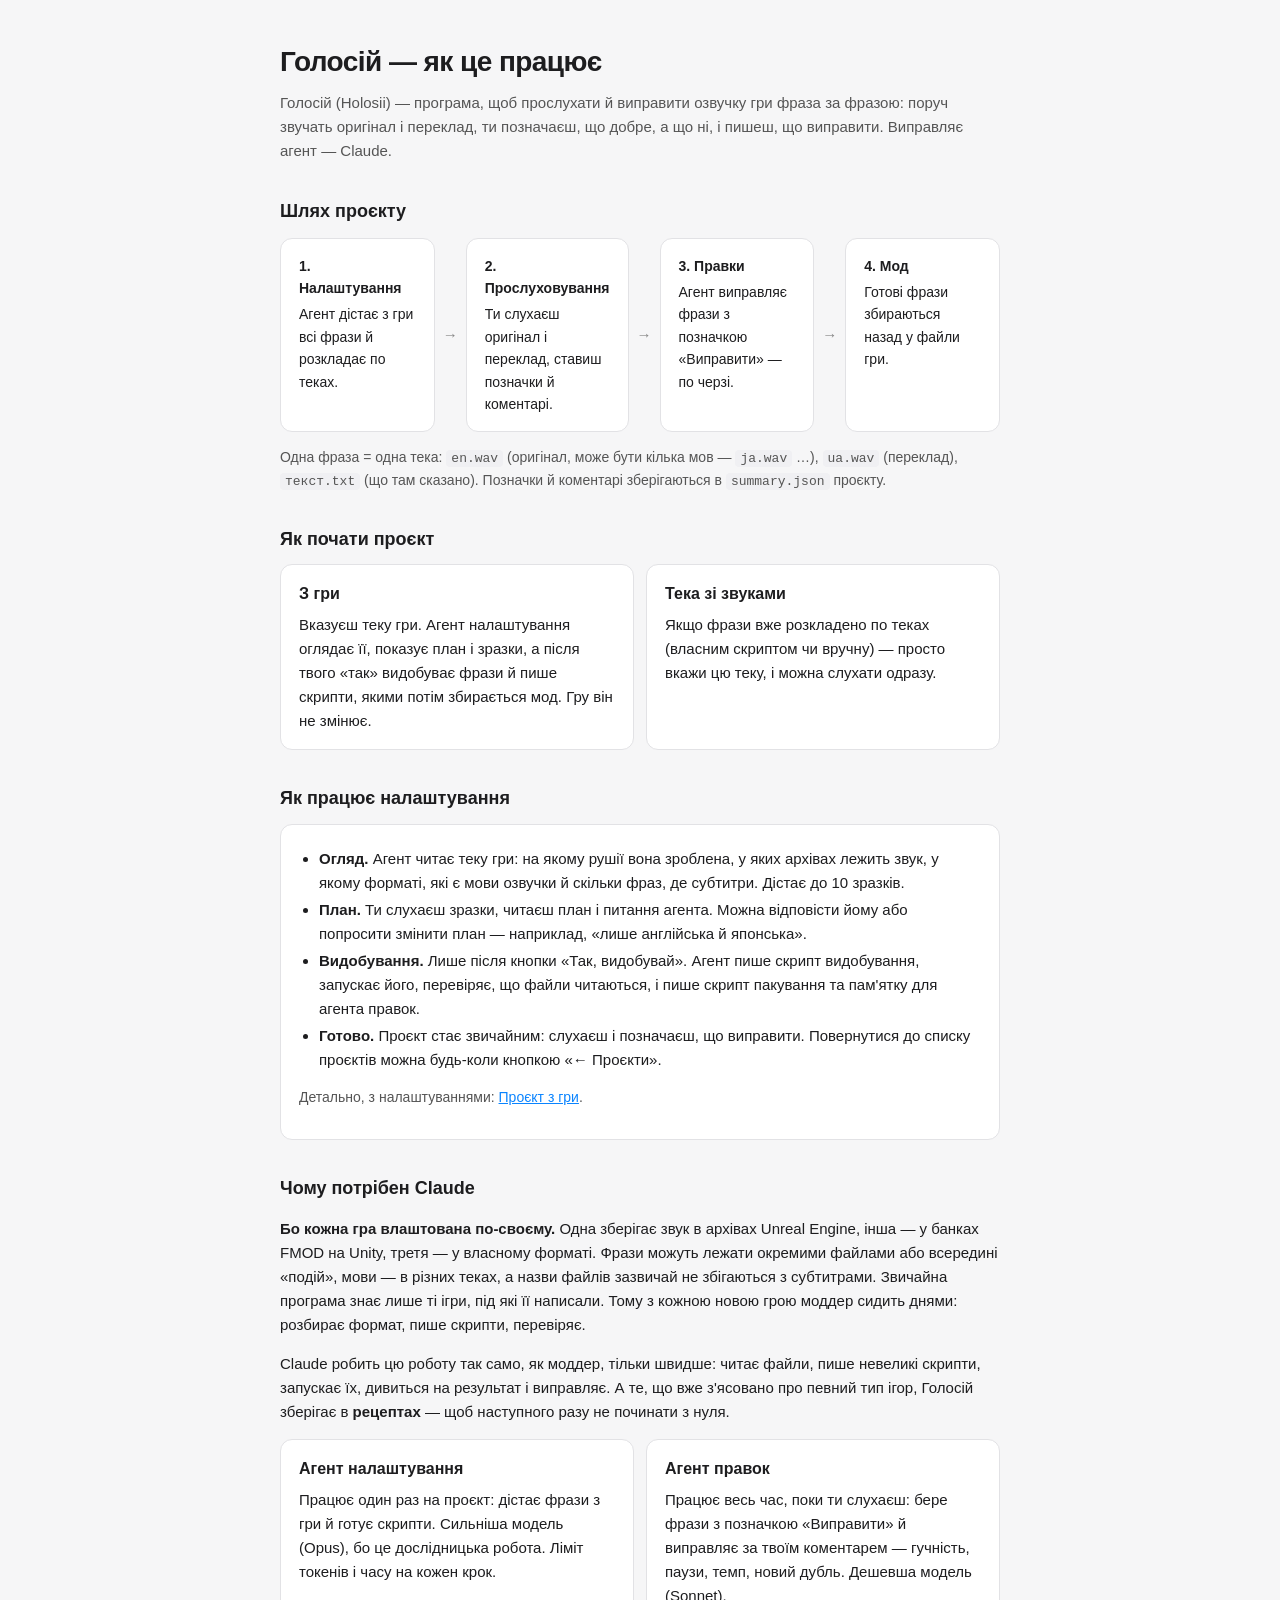
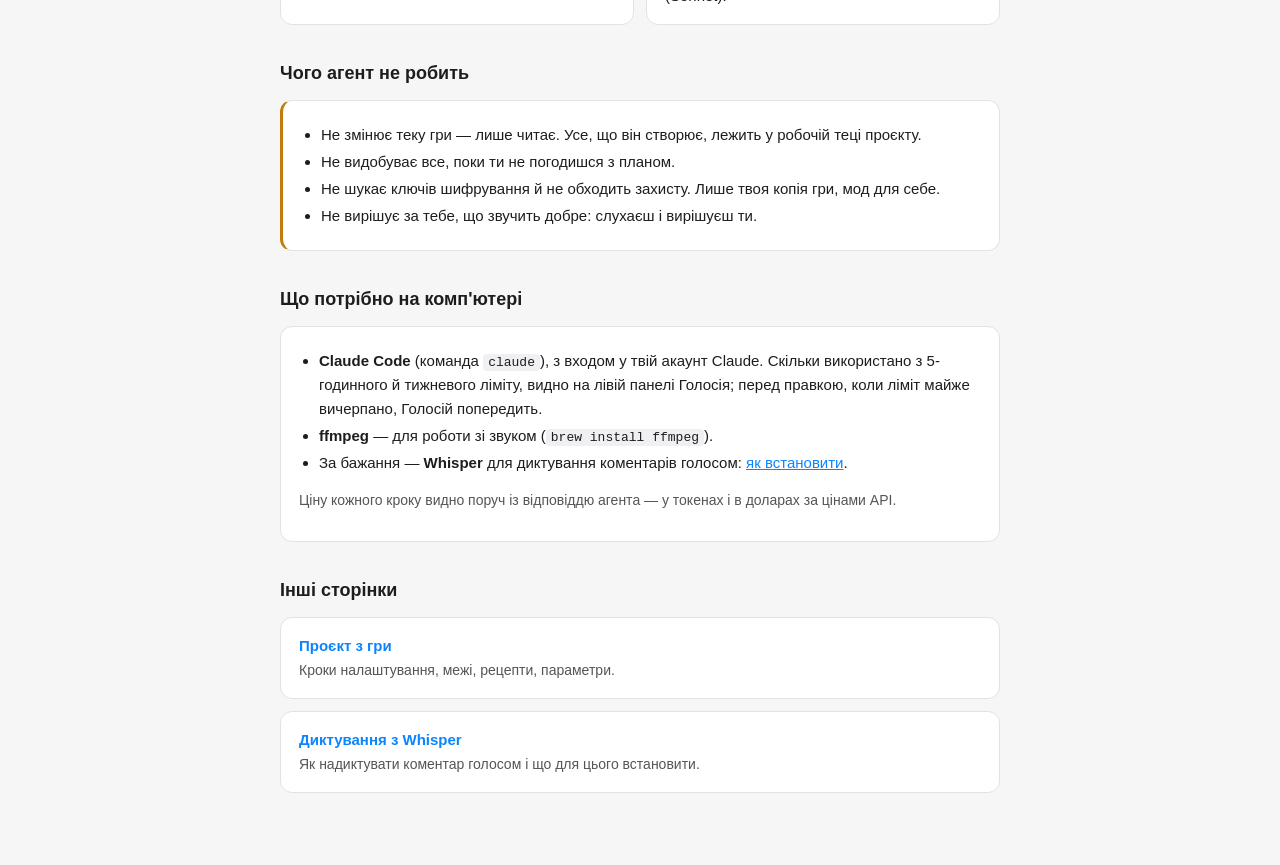
<file: static/docs/index.html>
<!doctype html>
<html lang="uk">
<head>
<meta charset="utf-8">
<meta name="viewport" content="width=device-width, initial-scale=1">
<title>Голосій — документація</title>
<style>
:root { --bg: #f6f6f7; --card: #fff; --text: #1d1d1f; --text2: #555; --text3: #888; --accent: #0a84ff; --sep: #e2e2e5;
  --code: #f0f0f3; --ok: #1f9d55; --warn: #c27c0e; }
@media (prefers-color-scheme: dark) { :root { --bg: #1c1c1e; --card: #2a2a2d; --text: #f2f2f7; --text2: #b0b0b5; --text3: #8a8a8f;
  --accent: #4aa3ff; --sep: #3a3a3d; --code: #1f1f22; --ok: #4cd07d; --warn: #f0b04a; } }
* { box-sizing: border-box; }
body { margin: 0; background: var(--bg); color: var(--text); font: 15px/1.6 -apple-system, BlinkMacSystemFont, "Segoe UI", sans-serif; }
main { max-width: 760px; margin: 0 auto; padding: 40px 20px 60px; }
h1 { font-size: 28px; letter-spacing: -.02em; margin: 0 0 6px; }
.lead { color: var(--text2); margin: 0 0 28px; }
h2 { font-size: 18px; margin: 34px 0 10px; }
.card { background: var(--card); border: 1px solid var(--sep); border-radius: 12px; padding: 16px 18px; margin: 12px 0; }
.step { display: flex; gap: 14px; }
.n { flex: none; width: 28px; height: 28px; border-radius: 50%; background: var(--accent); color: #fff; font-weight: 700;
  display: grid; place-items: center; font-size: 14px; margin-top: 2px; }
.step h3 { margin: 0 0 6px; font-size: 16px; }
.step > div:last-child { flex: 1; min-width: 0; }
pre { background: var(--code); border: 1px solid var(--sep); border-radius: 8px; padding: 10px 12px; overflow-x: auto;
  font: 13px/1.5 ui-monospace, Menlo, monospace; margin: 8px 0; white-space: pre; }
code { font: 13px ui-monospace, Menlo, monospace; background: var(--code); padding: 1px 5px; border-radius: 4px; }
pre code { background: none; padding: 0; }
table { width: 100%; border-collapse: collapse; font-size: 14px; }
th, td { text-align: left; padding: 7px 8px; border-bottom: 1px solid var(--sep); vertical-align: top; }
th { color: var(--text3); font-weight: 600; font-size: 12px; }
.ok { color: var(--ok); font-weight: 600; }
.note { color: var(--text2); font-size: 14px; }
.warn { border-left: 3px solid var(--warn); }
#status { font-weight: 600; }
a { color: var(--accent); }
.flow { display: flex; align-items: stretch; gap: 8px; flex-wrap: wrap; margin: 12px 0; }
.flow .card { flex: 1 1 150px; margin: 0; font-size: 14px; }
.flow .card b { display: block; margin-bottom: 4px; }
.arrow { align-self: center; color: var(--text3); }
.two { display: grid; grid-template-columns: 1fr 1fr; gap: 12px; }
@media (max-width: 620px) { .two { grid-template-columns: 1fr; } .arrow { display: none; } }
.two .card { margin: 0; }
.two h3 { margin: 0 0 6px; font-size: 16px; }
a.card { display: block; color: var(--text); text-decoration: none; }
a.card:hover { border-color: var(--accent); }
a.card b { color: var(--accent); }
ul { padding-left: 20px; margin: 6px 0; }
li { margin: 3px 0; }
</style>
</head>
<body>
<main>
  <h1>Голосій — як це працює</h1>
  <p class="lead">Голосій (Holosii) — програма, щоб прослухати й виправити озвучку гри фраза за фразою: поруч звучать
    оригінал і переклад, ти позначаєш, що добре, а що ні, і пишеш, що виправити. Виправляє агент — Claude.</p>

  <h2>Шлях проєкту</h2>
  <div class="flow">
    <div class="card"><b>1. Налаштування</b>Агент дістає з гри всі фрази й розкладає по теках.</div>
    <div class="arrow">→</div>
    <div class="card"><b>2. Прослуховування</b>Ти слухаєш оригінал і переклад, ставиш позначки й коментарі.</div>
    <div class="arrow">→</div>
    <div class="card"><b>3. Правки</b>Агент виправляє фрази з позначкою «Виправити» — по черзі.</div>
    <div class="arrow">→</div>
    <div class="card"><b>4. Мод</b>Готові фрази збираються назад у файли гри.</div>
  </div>
  <p class="note">Одна фраза = одна тека: <code>en.wav</code> (оригінал, може бути кілька мов — <code>ja.wav</code> …),
    <code>ua.wav</code> (переклад), <code>текст.txt</code> (що там сказано). Позначки й коментарі зберігаються в
    <code>summary.json</code> проєкту.</p>

  <h2>Як почати проєкт</h2>
  <div class="two">
    <div class="card"><h3>З гри</h3>Вказуєш теку гри. Агент налаштування оглядає її, показує план і зразки, а після
      твого «так» видобуває фрази й пише скрипти, якими потім збирається мод. Гру він не змінює.</div>
    <div class="card"><h3>Тека зі звуками</h3>Якщо фрази вже розкладено по теках (власним скриптом чи вручну) —
      просто вкажи цю теку, і можна слухати одразу.</div>
  </div>

  <h2>Як працює налаштування</h2>
  <div class="card">
    <ul>
      <li><b>Огляд.</b> Агент читає теку гри: на якому рушії вона зроблена, у яких архівах лежить звук, у якому
        форматі, які є мови озвучки й скільки фраз, де субтитри. Дістає до 10 зразків.</li>
      <li><b>План.</b> Ти слухаєш зразки, читаєш план і питання агента. Можна відповісти йому або попросити змінити
        план — наприклад, «лише англійська й японська».</li>
      <li><b>Видобування.</b> Лише після кнопки «Так, видобувай». Агент пише скрипт видобування, запускає його,
        перевіряє, що файли читаються, і пише скрипт пакування та пам'ятку для агента правок.</li>
      <li><b>Готово.</b> Проєкт стає звичайним: слухаєш і позначаєш, що виправити. Повернутися до списку проєктів можна будь-коли
        кнопкою «← Проєкти».</li>
    </ul>
    <p class="note">Детально, з налаштуваннями: <a href="/docs/setup.html">Проєкт з гри</a>.</p>
  </div>

  <h2>Чому потрібен Claude</h2>
  <p><b>Бо кожна гра влаштована по-своєму.</b> Одна зберігає звук в архівах Unreal Engine, інша — у банках FMOD
    на Unity, третя — у власному форматі. Фрази можуть лежати окремими файлами або всередині «подій», мови — в
    різних теках, а назви файлів зазвичай не збігаються з субтитрами. Звичайна програма знає лише ті ігри, під які
    її написали. Тому з кожною новою грою моддер сидить днями: розбирає формат, пише скрипти, перевіряє.</p>
  <p>Claude робить цю роботу так само, як моддер, тільки швидше: читає файли, пише невеликі скрипти, запускає їх,
    дивиться на результат і виправляє. А те, що вже з'ясовано про певний тип ігор, Голосій зберігає в
    <b>рецептах</b> — щоб наступного разу не починати з нуля.</p>

  <div class="two">
    <div class="card"><h3>Агент налаштування</h3>Працює один раз на проєкт: дістає фрази з гри й готує скрипти.
      Сильніша модель (Opus), бо це дослідницька робота. Ліміт токенів і часу на кожен крок.</div>
    <div class="card"><h3>Агент правок</h3>Працює весь час, поки ти слухаєш: бере фрази з позначкою «Виправити» й
      виправляє за твоїм коментарем — гучність, паузи, темп, новий дубль. Дешевша модель (Sonnet).</div>
  </div>

  <h2>Чого агент не робить</h2>
  <div class="card warn">
    <ul>
      <li>Не змінює теку гри — лише читає. Усе, що він створює, лежить у робочій теці проєкту.</li>
      <li>Не видобуває все, поки ти не погодишся з планом.</li>
      <li>Не шукає ключів шифрування й не обходить захисту. Лише твоя копія гри, мод для себе.</li>
      <li>Не вирішує за тебе, що звучить добре: слухаєш і вирішуєш ти.</li>
    </ul>
  </div>

  <h2>Що потрібно на комп'ютері</h2>
  <div class="card">
    <ul>
      <li><b>Claude Code</b> (команда <code>claude</code>), з входом у твій акаунт Claude. Скільки використано з
        5-годинного й тижневого ліміту, видно на лівій панелі Голосія; перед правкою, коли ліміт майже вичерпано,
        Голосій попередить.</li>
      <li><b>ffmpeg</b> — для роботи зі звуком (<code>brew install ffmpeg</code>).</li>
      <li>За бажання — <b>Whisper</b> для диктування коментарів голосом: <a href="/docs/whisper.html">як встановити</a>.</li>
    </ul>
    <p class="note">Ціну кожного кроку видно поруч із відповіддю агента — у токенах і в доларах за цінами API.</p>
  </div>

  <h2>Інші сторінки</h2>
  <a class="card" href="/docs/setup.html"><b>Проєкт з гри</b><br><span class="note">Кроки налаштування, межі, рецепти, параметри.</span></a>
  <a class="card" href="/docs/whisper.html"><b>Диктування з Whisper</b><br><span class="note">Як надиктувати коментар голосом і що для цього встановити.</span></a>
</main>
</body>
</html>
</file>
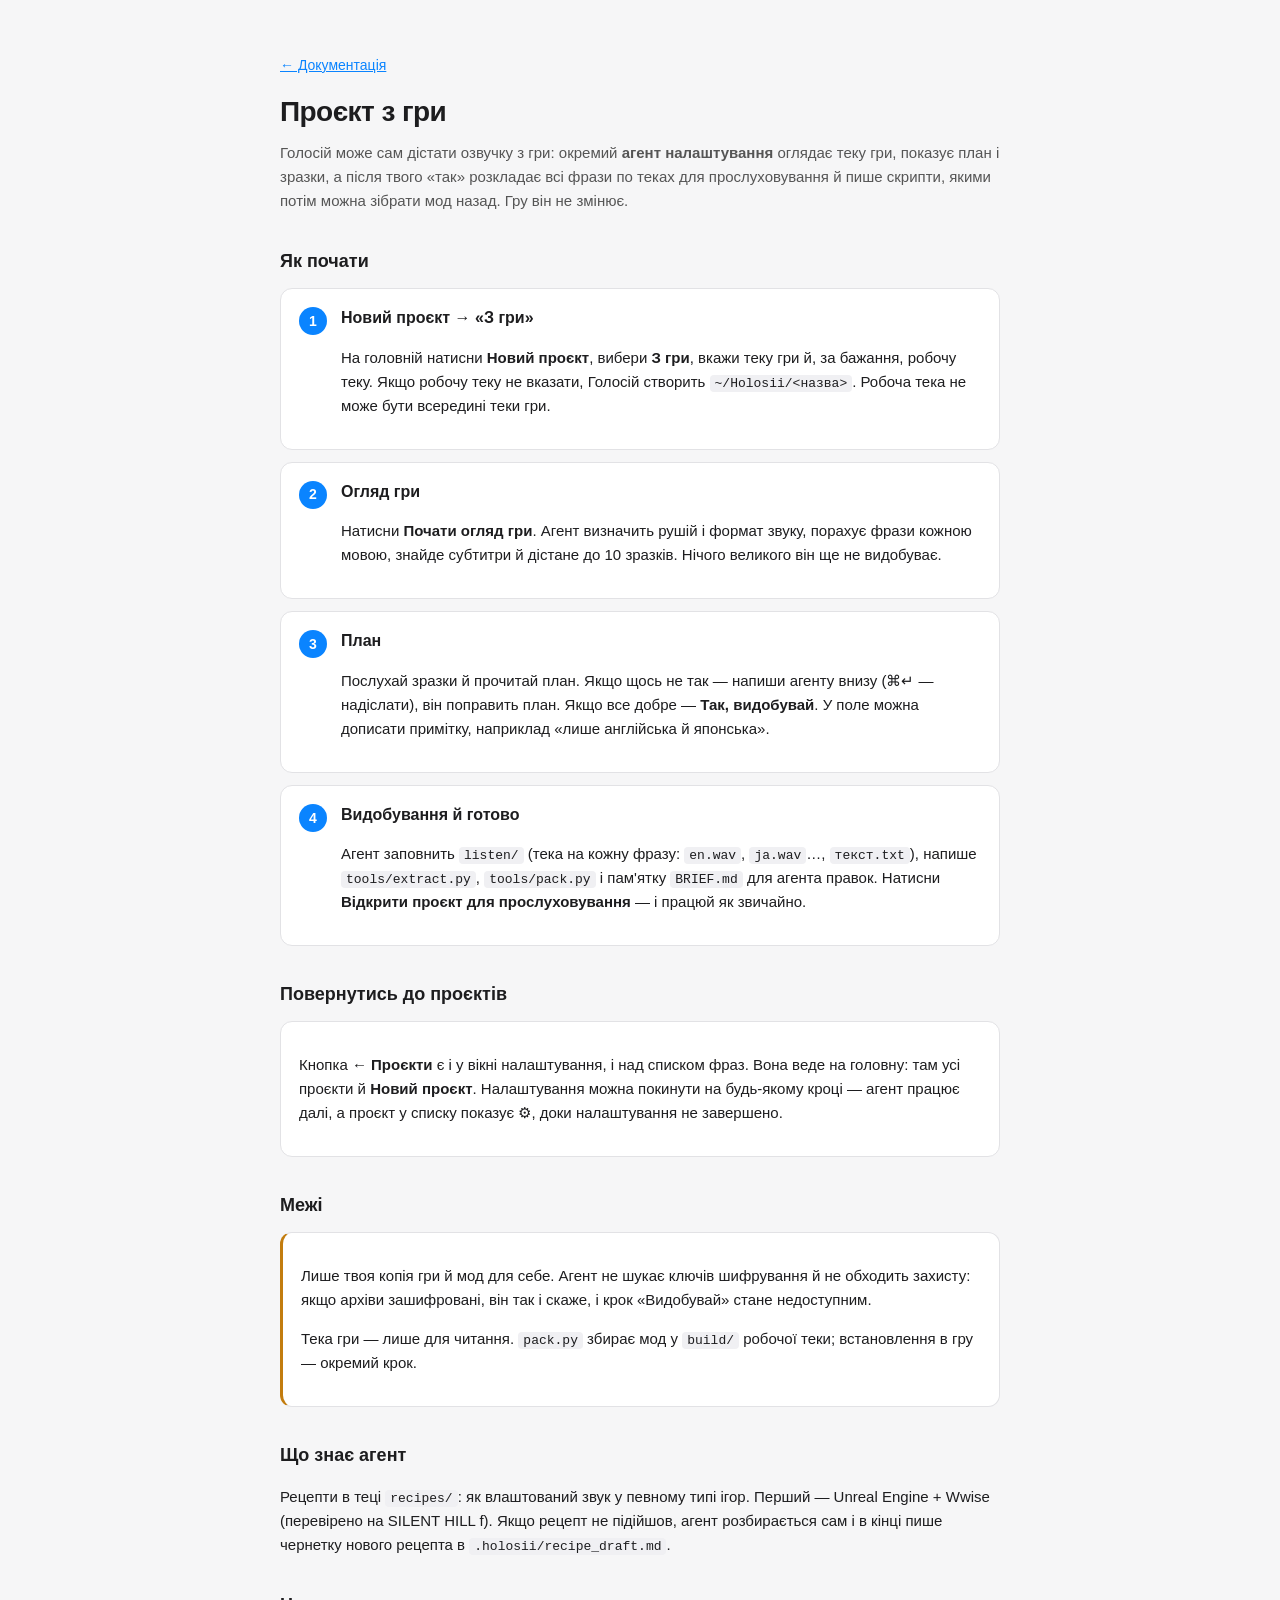
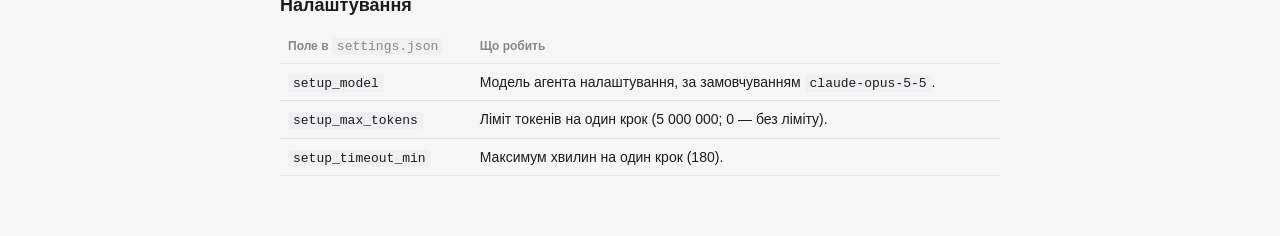
<file: static/docs/setup.html>
<!doctype html>
<html lang="uk">
<head>
<meta charset="utf-8">
<meta name="viewport" content="width=device-width, initial-scale=1">
<title>Проєкт з гри</title>
<style>
:root { --bg: #f6f6f7; --card: #fff; --text: #1d1d1f; --text2: #555; --text3: #888; --accent: #0a84ff; --sep: #e2e2e5;
  --code: #f0f0f3; --ok: #1f9d55; --warn: #c27c0e; }
@media (prefers-color-scheme: dark) { :root { --bg: #1c1c1e; --card: #2a2a2d; --text: #f2f2f7; --text2: #b0b0b5; --text3: #8a8a8f;
  --accent: #4aa3ff; --sep: #3a3a3d; --code: #1f1f22; --ok: #4cd07d; --warn: #f0b04a; } }
* { box-sizing: border-box; }
body { margin: 0; background: var(--bg); color: var(--text); font: 15px/1.6 -apple-system, BlinkMacSystemFont, "Segoe UI", sans-serif; }
main { max-width: 760px; margin: 0 auto; padding: 40px 20px 60px; }
h1 { font-size: 28px; letter-spacing: -.02em; margin: 0 0 6px; }
.lead { color: var(--text2); margin: 0 0 28px; }
h2 { font-size: 18px; margin: 34px 0 10px; }
.card { background: var(--card); border: 1px solid var(--sep); border-radius: 12px; padding: 16px 18px; margin: 12px 0; }
.step { display: flex; gap: 14px; }
.n { flex: none; width: 28px; height: 28px; border-radius: 50%; background: var(--accent); color: #fff; font-weight: 700;
  display: grid; place-items: center; font-size: 14px; margin-top: 2px; }
.step h3 { margin: 0 0 6px; font-size: 16px; }
.step > div:last-child { flex: 1; min-width: 0; }
pre { background: var(--code); border: 1px solid var(--sep); border-radius: 8px; padding: 10px 12px; overflow-x: auto;
  font: 13px/1.5 ui-monospace, Menlo, monospace; margin: 8px 0; white-space: pre; }
code { font: 13px ui-monospace, Menlo, monospace; background: var(--code); padding: 1px 5px; border-radius: 4px; }
pre code { background: none; padding: 0; }
table { width: 100%; border-collapse: collapse; font-size: 14px; }
th, td { text-align: left; padding: 7px 8px; border-bottom: 1px solid var(--sep); vertical-align: top; }
th { color: var(--text3); font-weight: 600; font-size: 12px; }
.ok { color: var(--ok); font-weight: 600; }
.note { color: var(--text2); font-size: 14px; }
.warn { border-left: 3px solid var(--warn); }
#status { font-weight: 600; }
a { color: var(--accent); }
</style>
</head>
<body>
<main>
  <p class="note"><a href="/docs/">← Документація</a></p>
  <h1>Проєкт з гри</h1>
  <p class="lead">Голосій може сам дістати озвучку з гри: окремий <b>агент налаштування</b> оглядає теку гри, показує
    план і зразки, а після твого «так» розкладає всі фрази по теках для прослуховування й пише скрипти, якими потім
    можна зібрати мод назад. Гру він не змінює.</p>

  <h2>Як почати</h2>
  <div class="card step"><div class="n">1</div><div>
    <h3>Новий проєкт → «З гри»</h3>
    <p>На головній натисни <b>Новий проєкт</b>, вибери <b>З гри</b>, вкажи теку гри й, за бажання, робочу теку.
      Якщо робочу теку не вказати, Голосій створить <code>~/Holosii/&lt;назва&gt;</code>. Робоча тека не може бути
      всередині теки гри.</p>
  </div></div>
  <div class="card step"><div class="n">2</div><div>
    <h3>Огляд гри</h3>
    <p>Натисни <b>Почати огляд гри</b>. Агент визначить рушій і формат звуку, порахує фрази кожною мовою, знайде
      субтитри й дістане до 10 зразків. Нічого великого він ще не видобуває.</p>
  </div></div>
  <div class="card step"><div class="n">3</div><div>
    <h3>План</h3>
    <p>Послухай зразки й прочитай план. Якщо щось не так — напиши агенту внизу (⌘↵ — надіслати), він поправить план.
      Якщо все добре — <b>Так, видобувай</b>. У поле можна дописати примітку, наприклад «лише англійська й японська».</p>
  </div></div>
  <div class="card step"><div class="n">4</div><div>
    <h3>Видобування й готово</h3>
    <p>Агент заповнить <code>listen/</code> (тека на кожну фразу: <code>en.wav</code>, <code>ja.wav</code>…,
      <code>текст.txt</code>), напише <code>tools/extract.py</code>, <code>tools/pack.py</code> і пам'ятку
      <code>BRIEF.md</code> для агента правок. Натисни <b>Відкрити проєкт для прослуховування</b> — і працюй як звичайно.</p>
  </div></div>

  <h2>Повернутись до проєктів</h2>
  <div class="card"><p>Кнопка <b>← Проєкти</b> є і у вікні налаштування, і над списком фраз. Вона веде на головну: там
    усі проєкти й <b>Новий проєкт</b>. Налаштування можна покинути на будь-якому кроці — агент працює далі, а
    проєкт у списку показує ⚙, доки налаштування не завершено.</p></div>

  <h2>Межі</h2>
  <div class="card warn">
    <p>Лише твоя копія гри й мод для себе. Агент не шукає ключів шифрування й не обходить захисту: якщо архіви
      зашифровані, він так і скаже, і крок «Видобувай» стане недоступним.</p>
    <p>Тека гри — лише для читання. <code>pack.py</code> збирає мод у <code>build/</code> робочої теки; встановлення в
      гру — окремий крок.</p>
  </div>

  <h2>Що знає агент</h2>
  <p>Рецепти в теці <code>recipes/</code>: як влаштований звук у певному типі ігор. Перший — Unreal Engine + Wwise
    (перевірено на SILENT HILL f). Якщо рецепт не підійшов, агент розбирається сам і в кінці пише чернетку нового
    рецепта в <code>.holosii/recipe_draft.md</code>.</p>

  <h2>Налаштування</h2>
  <table>
    <tr><th>Поле в <code>settings.json</code></th><th>Що робить</th></tr>
    <tr><td><code>setup_model</code></td><td>Модель агента налаштування, за замовчуванням <code>claude-opus-5-5</code>.</td></tr>
    <tr><td><code>setup_max_tokens</code></td><td>Ліміт токенів на один крок (5 000 000; 0 — без ліміту).</td></tr>
    <tr><td><code>setup_timeout_min</code></td><td>Максимум хвилин на один крок (180).</td></tr>
  </table>
</main>
</body>
</html>
</file>
